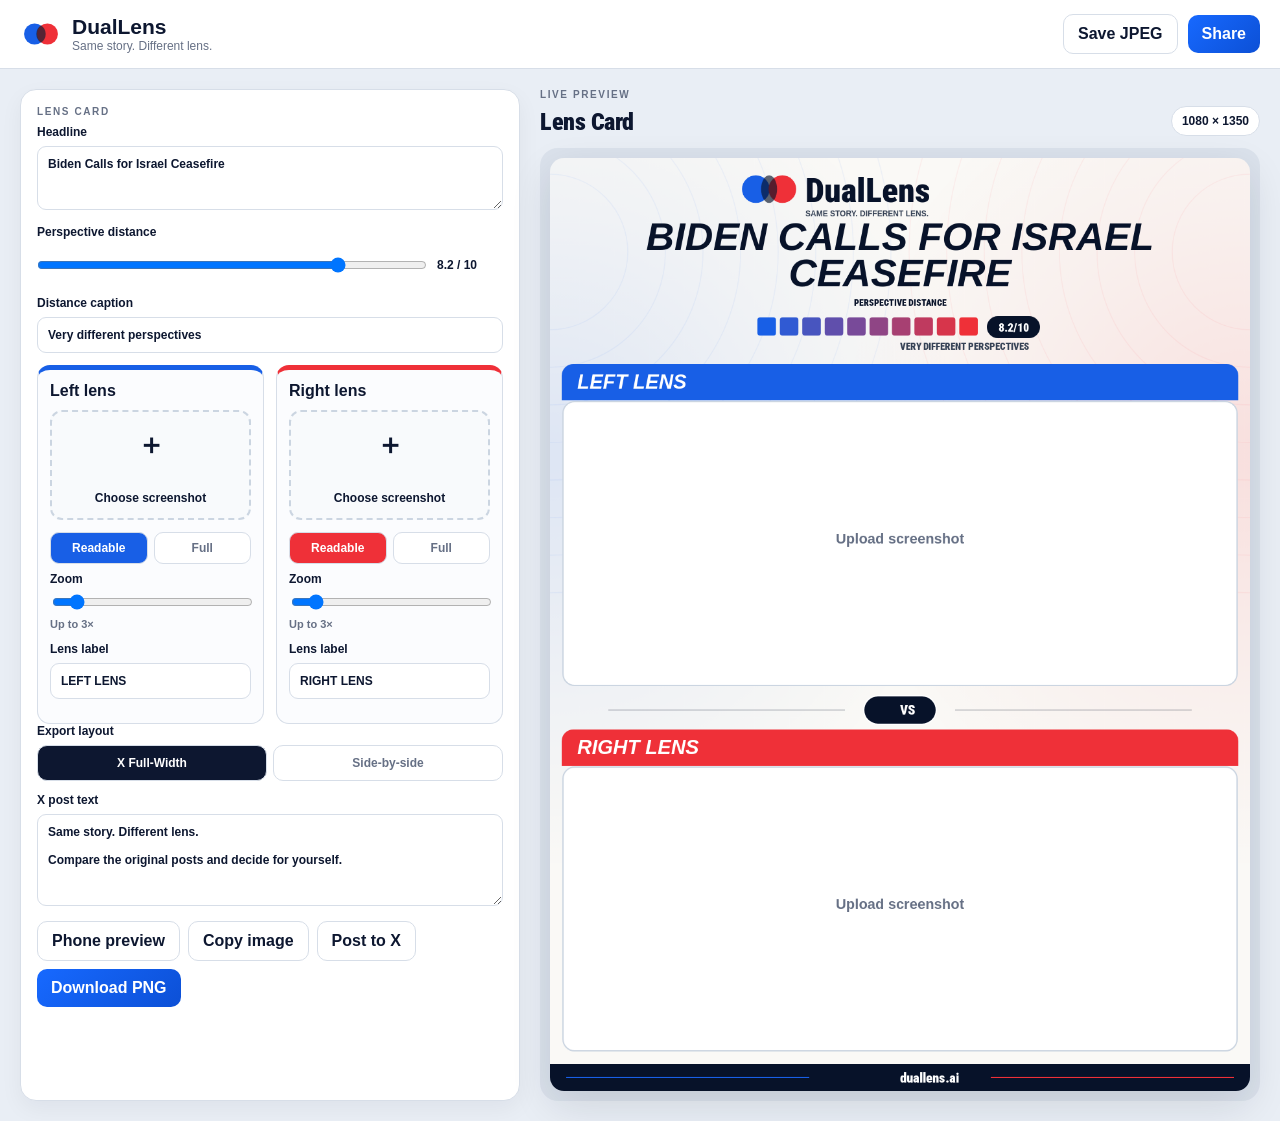
<file: index.html>
<!doctype html>
<html lang="en">
<head>
  <meta charset="utf-8">
  <meta name="viewport" content="width=device-width, initial-scale=1">
  <title>DualLens Studio 6.0</title>
  <link rel="stylesheet" href="duallens-v6.css?v=600">
</head>
<body>
<header class="topbar">
  <div class="brand-lockup">
    <svg class="logo-icon" viewBox="0 0 72 44" aria-hidden="true">
      <circle cx="25" cy="22" r="18" fill="#185fe6"/>
      <circle cx="47" cy="22" r="18" fill="#ef3038"/>
      <path d="M36 7a18 18 0 0 1 0 30a18 18 0 0 1 0-30Z" fill="#172033" opacity=".72"/>
    </svg>
    <div><div class="brand-name">DualLens</div><div class="tagline">Same story. Different lens.</div></div>
  </div>
  <div class="top-actions">
    <button id="saveJpegBtn" class="secondary">Save JPEG</button>
    <button id="shareBtn" class="primary">Share</button>
  </div>
</header>

<main class="app">
  <section class="controls panel">
    <p class="eyebrow">LENS CARD</p>
    <label>Headline<textarea id="headline" rows="3" maxlength="110">Biden Calls for Israel Ceasefire</textarea></label>

    <label>Perspective distance
      <div class="distance-control">
        <input id="distanceScore" type="range" min="1" max="10" step="0.1" value="8.2">
        <output id="distanceOutput">8.2 / 10</output>
      </div>
    </label>

    <label>Distance caption<input id="distanceCaption" value="Very different perspectives" maxlength="42"></label>



    <div class="upload-grid">
      <div class="upload-side left-side">
        <div class="side-title">Left lens</div>
        <label class="upload-card" for="leftImageInput"><span class="upload-icon">＋</span><span>Choose screenshot</span><input id="leftImageInput" type="file" accept="image/*"></label>
        <div class="image-mode-row" role="group" aria-label="Left image mode">
          <button id="leftReadableBtn" class="image-mode-btn active" type="button">Readable</button>
          <button id="leftFullBtn" class="image-mode-btn" type="button">Full</button>
        </div>
        <label class="zoom-label">Zoom
          <input id="leftZoom" type="range" min="1" max="3" step="0.02" value="1.18">
        </label>

        <label>Lens label<input id="leftLabel" value="LEFT LENS" maxlength="24"></label>
      </div>

      <div class="upload-side right-side">
        <div class="side-title">Right lens</div>
        <label class="upload-card" for="rightImageInput"><span class="upload-icon">＋</span><span>Choose screenshot</span><input id="rightImageInput" type="file" accept="image/*"></label>
        <div class="image-mode-row" role="group" aria-label="Right image mode">
          <button id="rightReadableBtn" class="image-mode-btn active" type="button">Readable</button>
          <button id="rightFullBtn" class="image-mode-btn" type="button">Full</button>
        </div>
        <label class="zoom-label">Zoom
          <input id="rightZoom" type="range" min="1" max="3" step="0.02" value="1.18">
        </label>

        <label>Lens label<input id="rightLabel" value="RIGHT LENS" maxlength="24"></label>
      </div>
    </div>

    
    <label>Export layout
      <div class="layout-switch" role="group" aria-label="Export layout">
        <button id="stackedLayoutBtn" class="layout-btn active" type="button">X Full-Width</button>
        <button id="sideLayoutBtn" class="layout-btn" type="button">Side-by-side</button>
      </div>
    </label>
<label>X post text<textarea id="postCopy" rows="5">Same story. Different lens.

Compare the original posts and decide for yourself.</textarea></label>

    <div class="action-row">
      <button id="previewBtn" class="secondary">Phone preview</button>
      <button id="copyImageBtn" class="secondary">Copy image</button>
      <button id="openXBtn" class="secondary">Post to X</button>
      <button id="downloadBtn" class="primary">Download PNG</button>
    </div>
    <p id="message" class="message"></p>
  </section>

  <section class="preview-wrap">
    <div class="preview-header"><div><p class="eyebrow">LIVE PREVIEW</p><h2>Lens Card</h2></div><span class="pill">1080 × 1350</span></div>
    <div class="canvas-shell"><canvas id="liveCanvas" width="1080" height="1350"></canvas></div>
  </section>
</main>

<dialog id="previewDialog">
  <div class="dialog-head"><h2>Phone preview</h2><button id="closePreviewBtn" class="secondary">Close</button></div>
  <div class="phone"><div class="post"><div class="avatar">D</div><div class="post-body"><div class="post-meta"><strong>DualLens</strong> <span>@DualLens · now</span></div><div id="phoneCopy" class="phone-copy"></div><img id="phoneImage" alt="DualLens preview"></div></div></div>
</dialog>

<script src="duallens-v6.js?v=600"></script>
</body>
</html>
</file>
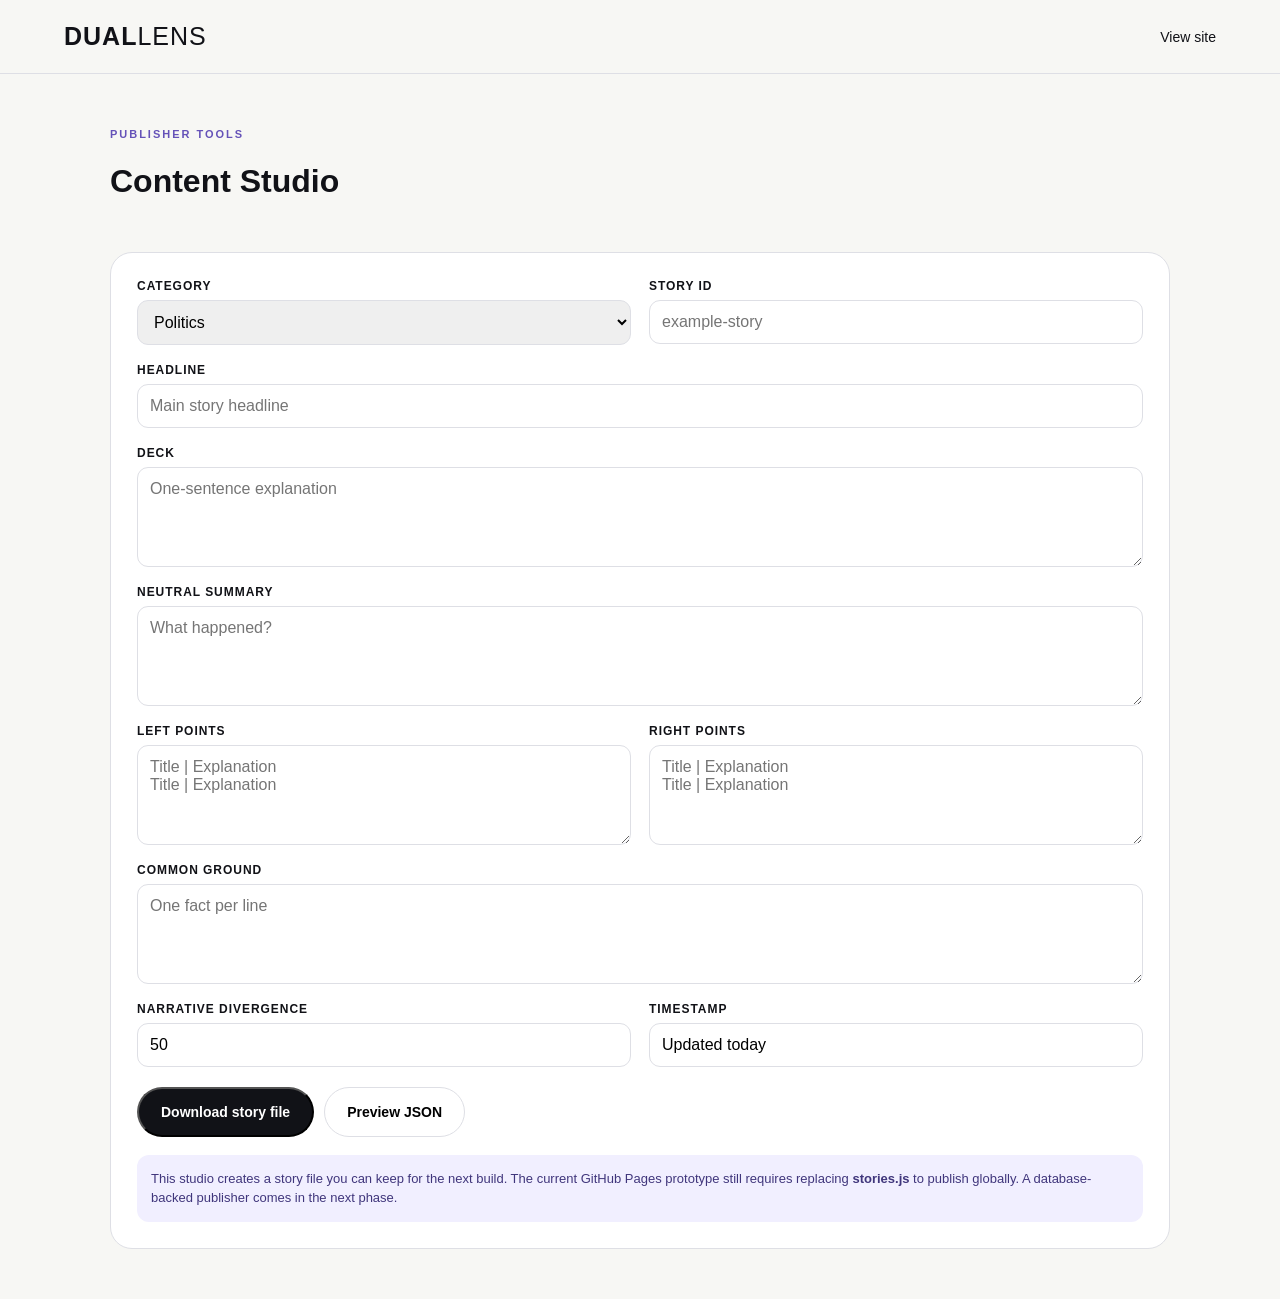
<file: admin.html>
<!DOCTYPE html>
<html lang="en">
<head>
<meta charset="UTF-8"><meta name="viewport" content="width=device-width,initial-scale=1">
<title>DualLens Content Studio</title>
<link rel="stylesheet" href="styles.css">
<style>
.admin-shell{max-width:1100px;margin:50px auto;padding:0 20px}.admin-top{display:flex;justify-content:space-between;align-items:center;margin-bottom:30px}.admin-card{background:white;border:1px solid var(--line);border-radius:22px;padding:26px}.admin-grid{display:grid;grid-template-columns:1fr 1fr;gap:18px}.field{display:flex;flex-direction:column;gap:7px}.field.full{grid-column:1/-1}.field label{font-size:12px;font-weight:800;text-transform:uppercase;letter-spacing:.08em}.field input,.field textarea,.field select{border:1px solid var(--line);border-radius:11px;padding:12px;font:inherit}.field textarea{min-height:100px;resize:vertical}.admin-actions{display:flex;gap:10px;margin-top:20px;flex-wrap:wrap}.notice{margin-top:18px;padding:14px;border-radius:12px;background:var(--shared-soft);color:#40367c;font-size:13px;line-height:1.5}@media(max-width:700px){.admin-grid{grid-template-columns:1fr}.field.full{grid-column:auto}}
</style>
</head>
<body>
<header class="site-header"><a class="brand" href="index.html"><span>DUAL</span>LENS</a><nav><a href="index.html">View site</a></nav></header>
<main class="admin-shell">
  <div class="admin-top"><div><span class="eyebrow">Publisher tools</span><h1>Content Studio</h1></div></div>
  <section class="admin-card">
    <div class="admin-grid">
      <div class="field"><label>Category</label><select id="category"><option>Politics</option><option>Economy</option><option>Technology</option><option>World</option><option>Culture</option></select></div>
      <div class="field"><label>Story ID</label><input id="storyId" placeholder="example-story"></div>
      <div class="field full"><label>Headline</label><input id="headline" placeholder="Main story headline"></div>
      <div class="field full"><label>Deck</label><textarea id="dek" placeholder="One-sentence explanation"></textarea></div>
      <div class="field full"><label>Neutral summary</label><textarea id="summary" placeholder="What happened?"></textarea></div>
      <div class="field"><label>Left points</label><textarea id="left" placeholder="Title | Explanation&#10;Title | Explanation"></textarea></div>
      <div class="field"><label>Right points</label><textarea id="right" placeholder="Title | Explanation&#10;Title | Explanation"></textarea></div>
      <div class="field full"><label>Common ground</label><textarea id="common" placeholder="One fact per line"></textarea></div>
      <div class="field"><label>Narrative divergence</label><input id="divergence" type="number" min="0" max="100" value="50"></div>
      <div class="field"><label>Timestamp</label><input id="timestamp" value="Updated today"></div>
    </div>
    <div class="admin-actions">
      <button class="button primary" id="downloadStory">Download story file</button>
      <button class="button ghost" id="previewJson">Preview JSON</button>
    </div>
    <div class="notice">This studio creates a story file you can keep for the next build. The current GitHub Pages prototype still requires replacing <strong>stories.js</strong> to publish globally. A database-backed publisher comes in the next phase.</div>
    <pre id="output" style="white-space:pre-wrap;display:none;margin-top:20px;background:#15161b;color:white;padding:18px;border-radius:14px;overflow:auto"></pre>
  </section>
</main>
<script src="admin.js"></script>
</body>
</html>
</file>
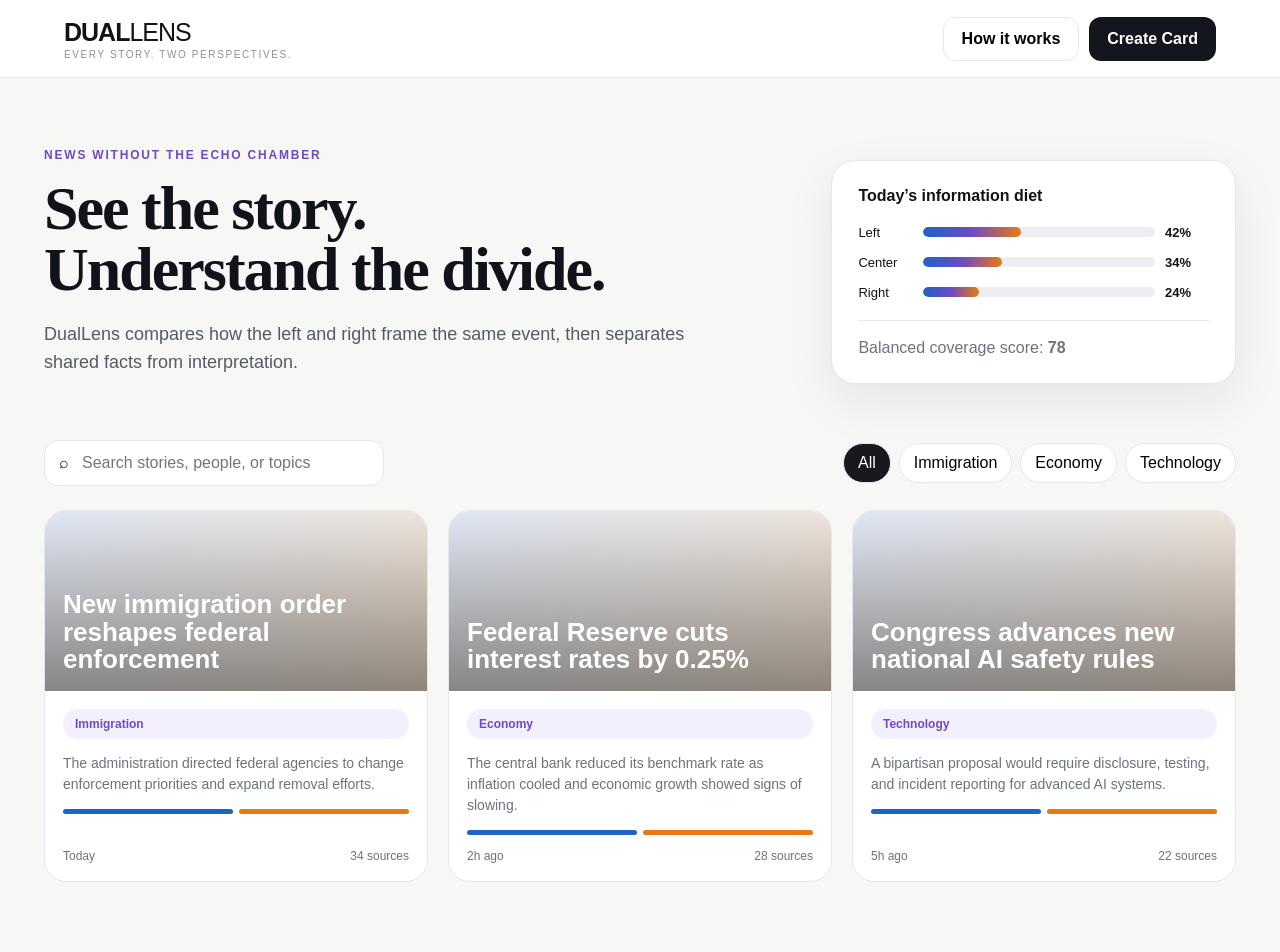
<file: DualLens.html>
<!DOCTYPE html>
<html lang="en">
<head>
  <meta charset="UTF-8" />
  <meta name="viewport" content="width=device-width, initial-scale=1.0" />
  <title>DualLens — Every Story. Two Perspectives.</title>
<style>
:root{--ink:#11131a;--muted:#6d7280;--line:#e5e7eb;--blue:#1f63c6;--blue-soft:#eef5ff;--orange:#e87916;--orange-soft:#fff4e8;--purple:#6c4bc3;--purple-soft:#f3efff;--bg:#f7f7f5;--white:#fff}
*{box-sizing:border-box}body{margin:0;font-family:Inter,Arial,sans-serif;color:var(--ink);background:var(--bg)}button,input,textarea{font:inherit}.topbar{height:78px;display:flex;justify-content:space-between;align-items:center;padding:0 5vw;border-bottom:1px solid var(--line);background:rgba(255,255,255,.94);position:sticky;top:0;z-index:20;backdrop-filter:blur(12px)}.brand{font-size:25px;font-weight:800;letter-spacing:-1px}.brand span{font-weight:400}.tagline{font-size:10px;color:#8b8f98;letter-spacing:1.6px;margin-top:2px}.top-actions{display:flex;gap:10px}.primary,.ghost{border:0;border-radius:12px;padding:12px 18px;cursor:pointer;font-weight:700}.primary{background:#14161d;color:white}.ghost{background:white;border:1px solid var(--line)}main{max-width:1240px;margin:auto;padding:0 24px 70px}.hero{display:grid;grid-template-columns:1.3fr .7fr;gap:36px;padding:70px 0 45px;align-items:center}.eyebrow{font-size:12px;font-weight:800;letter-spacing:1.8px;color:var(--purple);margin-bottom:16px}.hero h1{font-family:Georgia,'Times New Roman',serif;font-size:62px;line-height:.98;margin:0 0 20px;letter-spacing:-2px}.hero p{font-size:18px;line-height:1.6;max-width:690px;color:#555b66}.hero-card{background:white;border:1px solid var(--line);border-radius:24px;padding:26px;box-shadow:0 18px 50px rgba(20,22,29,.08)}.hero-card-title{font-weight:800;margin-bottom:20px}.diet-row{display:grid;grid-template-columns:55px 1fr 44px;gap:10px;align-items:center;margin:15px 0;font-size:13px}.bar{height:10px;border-radius:20px;background:#eceef2;overflow:hidden}.bar i{display:block;height:100%;border-radius:20px;background:linear-gradient(90deg,var(--blue),var(--purple),var(--orange))}.diet-note{margin-top:20px;border-top:1px solid var(--line);padding-top:18px;color:var(--muted)}.toolbar{display:flex;justify-content:space-between;gap:16px;align-items:center;margin-bottom:24px}.search-wrap{background:white;border:1px solid var(--line);border-radius:14px;padding:0 14px;display:flex;align-items:center;min-width:340px}.search-wrap input{border:0;outline:0;padding:13px;width:100%;background:transparent}.filters{display:flex;gap:8px;flex-wrap:wrap}.filter{padding:10px 14px;border:1px solid var(--line);background:white;border-radius:999px;cursor:pointer}.filter.active{background:#17191f;color:white}.story-grid{display:grid;grid-template-columns:repeat(3,1fr);gap:20px}.story-card{background:white;border:1px solid var(--line);border-radius:22px;overflow:hidden;cursor:pointer;transition:.2s;display:flex;flex-direction:column}.story-card:hover{transform:translateY(-4px);box-shadow:0 18px 40px rgba(16,20,28,.09)}.story-image{height:180px;background:linear-gradient(135deg,#dfe7f4,#f5e4d2);position:relative;padding:18px;display:flex;align-items:flex-end}.story-image:after{content:"";position:absolute;inset:0;background:linear-gradient(transparent,rgba(0,0,0,.42))}.story-image h3{position:relative;z-index:2;color:white;font-size:26px;line-height:1.05;margin:0}.story-body{padding:18px;display:flex;flex-direction:column;gap:14px;flex:1}.story-body p{color:var(--muted);line-height:1.5;margin:0;font-size:14px}.story-footer{display:flex;justify-content:space-between;font-size:12px;color:var(--muted);margin-top:auto}.lens-bars{display:grid;grid-template-columns:1fr 1fr;gap:6px}.lens-bars i{height:5px;border-radius:9px}.lens-bars i:first-child{background:var(--blue)}.lens-bars i:last-child{background:var(--orange)}.hidden{display:none!important}.detail{padding-top:26px}.back{border:0;background:transparent;font-weight:700;cursor:pointer;padding:10px 0}.story-header{text-align:center;max-width:900px;margin:25px auto 38px}.topic-pill{display:inline-block;border-radius:999px;background:var(--purple-soft);color:var(--purple);font-weight:800;font-size:12px;padding:8px 12px}.story-header h2{font-family:Georgia,'Times New Roman',serif;font-size:48px;line-height:1.05;margin:18px 0}.story-header p{font-size:18px;color:var(--muted);line-height:1.6}.meta{display:flex;justify-content:center;gap:10px;font-size:13px;color:#8a8f99}.comparison-grid{display:grid;grid-template-columns:1fr .62fr 1fr;gap:16px;align-items:stretch}.perspective,.common-panel{border-radius:24px;padding:24px;background:white;border:1px solid var(--line)}.left-panel{border-top:5px solid var(--blue);background:linear-gradient(180deg,var(--blue-soft),white 30%)}.right-panel{border-top:5px solid var(--orange);background:linear-gradient(180deg,var(--orange-soft),white 30%)}.common-panel{border-top:5px solid var(--purple);display:flex;flex-direction:column}.panel-head{font-weight:800;font-size:13px;letter-spacing:.4px;display:flex;gap:8px;align-items:center}.dot{width:10px;height:10px;border-radius:50%}.blue{background:var(--blue)}.orange{background:var(--orange)}.purple{background:var(--purple)}.source-line{font-size:12px;color:var(--muted);margin:10px 0 20px}.point{margin:18px 0}.point h4{margin:0 0 7px;font-size:15px}.point p{margin:0;color:#5f6470;line-height:1.45;font-size:14px}.left-panel h4{color:var(--blue)}.right-panel h4{color:var(--orange)}.common-item{display:flex;gap:10px;padding:15px 0;border-bottom:1px dashed var(--line);font-size:14px;line-height:1.4}.check{width:22px;height:22px;border-radius:50%;background:var(--purple);color:white;display:inline-flex;align-items:center;justify-content:center;flex:0 0 auto}.quote{margin-top:auto;background:var(--purple-soft);border-radius:16px;padding:18px;text-align:center;line-height:1.5}.lower-grid{display:grid;grid-template-columns:1.2fr .8fr .8fr;gap:16px;margin-top:16px}.metric-card{background:white;border:1px solid var(--line);border-radius:22px;padding:22px}.metric-card h3{margin-top:0}.headline-row{padding:12px 0;border-bottom:1px solid var(--line)}.headline-row small{font-weight:800;color:var(--muted)}.headline-row p{margin:5px 0 0;line-height:1.35}.score-wrap{display:flex;align-items:center;gap:18px}.score-ring{width:92px;height:92px;border-radius:50%;display:grid;place-items:center;background:conic-gradient(var(--purple) 0deg, var(--purple) 216deg,#eceaf3 216deg);position:relative;flex:0 0 auto}.score-ring:before{content:"";position:absolute;width:68px;height:68px;background:white;border-radius:50%}.score-ring span{position:relative;font-weight:800;font-size:20px}.score-wrap p{font-size:13px;color:var(--muted);line-height:1.4}.share-card p{color:var(--muted);font-size:14px}.wide{width:100%}.modal{position:fixed;inset:0;background:rgba(14,16,22,.55);z-index:40;display:grid;place-items:center;padding:20px}.modal-card{width:min(760px,100%);max-height:90vh;overflow:auto;background:white;border-radius:24px;padding:28px;position:relative}.close{position:absolute;right:18px;top:14px;border:0;background:transparent;font-size:30px;cursor:pointer}.modal-card label{display:block;font-size:13px;font-weight:700;margin:16px 0}.modal-card input,.modal-card textarea{width:100%;margin-top:7px;border:1px solid var(--line);border-radius:12px;padding:12px;outline:0}.modal-card textarea{min-height:90px;resize:vertical}.form-grid{display:grid;grid-template-columns:1fr 1fr;gap:14px}@media(max-width:900px){.hero{grid-template-columns:1fr}.story-grid{grid-template-columns:1fr 1fr}.comparison-grid,.lower-grid{grid-template-columns:1fr}.toolbar{align-items:stretch;flex-direction:column}.search-wrap{min-width:0}.hero h1{font-size:48px}}@media(max-width:620px){.topbar{padding:0 16px}.tagline{display:none}.ghost{display:none}main{padding:0 14px 50px}.story-grid{grid-template-columns:1fr}.hero{padding-top:45px}.hero h1{font-size:40px}.story-header h2{font-size:36px}.form-grid{grid-template-columns:1fr}}

</style>
</head>
<body>
  <header class="topbar">
    <div class="brand-wrap">
      <div class="brand">DUAL<span>LENS</span></div>
      <div class="tagline">EVERY STORY. TWO PERSPECTIVES.</div>
    </div>
    <div class="top-actions">
      <button class="ghost" id="aboutBtn">How it works</button>
      <button class="primary" id="createBtn">Create Card</button>
    </div>
  </header>

  <main>
    <section class="hero">
      <div>
        <div class="eyebrow">NEWS WITHOUT THE ECHO CHAMBER</div>
        <h1>See the story.<br/>Understand the divide.</h1>
        <p>DualLens compares how the left and right frame the same event, then separates shared facts from interpretation.</p>
      </div>
      <div class="hero-card">
        <div class="hero-card-title">Today’s information diet</div>
        <div class="diet-row"><span>Left</span><div class="bar"><i style="width:42%"></i></div><b>42%</b></div>
        <div class="diet-row"><span>Center</span><div class="bar"><i style="width:34%"></i></div><b>34%</b></div>
        <div class="diet-row"><span>Right</span><div class="bar"><i style="width:24%"></i></div><b>24%</b></div>
        <div class="diet-note">Balanced coverage score: <strong>78</strong></div>
      </div>
    </section>

    <section class="toolbar">
      <div class="search-wrap">
        <span>⌕</span>
        <input id="searchInput" placeholder="Search stories, people, or topics" />
      </div>
      <div class="filters" id="filters"></div>
    </section>

    <section class="story-grid" id="storyGrid"></section>

    <section class="detail hidden" id="detailView">
      <button class="back" id="backBtn">← Back to stories</button>
      <div class="story-header">
        <div class="topic-pill" id="detailTopic"></div>
        <h2 id="detailTitle"></h2>
        <p id="detailSummary"></p>
        <div class="meta"><span id="detailDate"></span><span>•</span><span id="detailSources"></span></div>
      </div>

      <div class="comparison-grid">
        <article class="perspective left-panel">
          <div class="panel-head"><span class="dot blue"></span>LEFT PERSPECTIVE</div>
          <div class="source-line" id="leftSources"></div>
          <div class="perspective-points" id="leftPoints"></div>
        </article>

        <article class="common-panel">
          <div class="panel-head"><span class="dot purple"></span>COMMON GROUND</div>
          <div class="common-list" id="commonPoints"></div>
          <div class="quote">Different perspectives.<br/>Same facts.<br/><strong>Better understanding.</strong></div>
        </article>

        <article class="perspective right-panel">
          <div class="panel-head"><span class="dot orange"></span>RIGHT PERSPECTIVE</div>
          <div class="source-line" id="rightSources"></div>
          <div class="perspective-points" id="rightPoints"></div>
        </article>
      </div>

      <div class="lower-grid">
        <article class="metric-card">
          <h3>Headline comparison</h3>
          <div id="headlines"></div>
        </article>
        <article class="metric-card">
          <h3>Perspective score</h3>
          <div class="score-wrap">
            <div class="score-ring" id="scoreRing"><span id="scoreNumber"></span></div>
            <div><b>Narrative divergence</b><p>Higher means the outlets frame the same story more differently.</p></div>
          </div>
        </article>
        <article class="metric-card share-card">
          <h3>Share this story</h3>
          <p>Generate a clean DualLens card designed for X.</p>
          <button class="primary wide" id="downloadCardBtn">Download Perspective Card</button>
        </article>
      </div>
    </section>
  </main>

  <div class="modal hidden" id="modal">
    <div class="modal-card">
      <button class="close" id="closeModal">×</button>
      <h2>Create a DualLens Card</h2>
      <p>Add the facts and both interpretations. DualLens will format them into a shareable story card.</p>
      <label>Story title<input id="cardTitle" value="Federal Reserve cuts interest rates by 0.25%" /></label>
      <label>What happened<textarea id="cardSummary">The Federal Reserve lowered its benchmark interest rate by a quarter point.</textarea></label>
      <div class="form-grid">
        <label>Left perspective<textarea id="cardLeft">Supports growth and reduces pressure on workers and borrowers.</textarea></label>
        <label>Right perspective<textarea id="cardRight">Could reignite inflation and avoid needed fiscal discipline.</textarea></label>
      </div>
      <label>Common ground<textarea id="cardCommon">Rates were lowered by 0.25%. Markets reacted immediately. Future cuts remain uncertain.</textarea></label>
      <button class="primary wide" id="customDownloadBtn">Create & Download Card</button>
    </div>
  </div>

  <script>
const stories = [
  {
    id:1, topic:'Immigration', title:'New immigration order reshapes federal enforcement', summary:'The administration directed federal agencies to change enforcement priorities and expand removal efforts.', date:'Today', sources:34, divergence:60,
    leftSources:'CNN, MSNBC, NYT, Vox, The Atlantic', rightSources:'Fox News, Daily Wire, National Review, Washington Examiner',
    left:[['Humanitarian concerns','Critics focus on family separation, vulnerable communities, and the human impact of rapid enforcement.'],['Civil liberties at risk','Opponents argue that expanded federal power could reduce due-process protections.'],['Implementation questions','Coverage highlights uncertainty about how broadly the order will be applied.'],['Likely court challenges','Legal experts expect lawsuits over executive authority and enforcement methods.']],
    right:[['Stronger border enforcement','Supporters view the order as a direct response to illegal immigration and border-security concerns.'],['Campaign promise fulfilled','Coverage emphasizes that the administration is delivering on a central election pledge.'],['Public safety emphasized','Supporters argue the policy gives law enforcement stronger tools.'],['Federal authority reinforced','The president is portrayed as using legitimate executive power to direct federal agencies.']],
    common:['The order was signed.','Federal enforcement priorities changed.','Implementation will involve multiple agencies.','Legal challenges are likely.'],
    headlines:[['CNN','Immigration order sparks civil-rights concerns'],['Reuters','Administration signs broad immigration executive order'],['Fox News','President fulfills border-security promise']]
  },
  {
    id:2, topic:'Economy', title:'Federal Reserve cuts interest rates by 0.25%', summary:'The central bank reduced its benchmark rate as inflation cooled and economic growth showed signs of slowing.', date:'2h ago', sources:28, divergence:47,
    leftSources:'NYT, CNN, Vox, MSNBC', rightSources:'WSJ Opinion, Fox Business, National Review',
    left:[['Relief for borrowers','Lower rates may reduce pressure on households, small businesses, and the housing market.'],['Protecting employment','Supporters say the cut can help prevent a sharper slowdown in hiring.'],['Inflation is easing','Coverage points to improving inflation data as justification for action.']],
    right:[['Inflation risk remains','Critics argue the Fed may be moving before price pressures are fully controlled.'],['Fiscal discipline missing','Some coverage says monetary policy is compensating for excessive government spending.'],['Asset prices may rise','Lower rates could inflate stocks and housing before wages fully catch up.']],
    common:['Rates were cut by 0.25%.','Markets reacted immediately.','Inflation has eased from its recent peak.','Future rate cuts are uncertain.'],
    headlines:[['MSNBC','Rate cut offers relief to working families'],['AP','Federal Reserve lowers benchmark rate'],['Fox Business','Fed cut raises new inflation questions']]
  },
  {
    id:3, topic:'Technology', title:'Congress advances new national AI safety rules', summary:'A bipartisan proposal would require disclosure, testing, and incident reporting for advanced AI systems.', date:'5h ago', sources:22, divergence:39,
    leftSources:'The Verge, Wired, NYT, CNN', rightSources:'National Review, Fox, Washington Examiner',
    left:[['Consumer protection','Supporters emphasize safeguards against discrimination, misinformation, and unsafe automation.'],['Transparency required','Developers would disclose testing methods and major risks.'],['Workers need protection','Coverage highlights potential labor disruption and the need for transition support.']],
    right:[['Innovation may slow','Critics warn that heavy regulation could push development overseas.'],['Government overreach','Some argue agencies may gain too much control over private technology.'],['Small firms disadvantaged','Compliance costs may favor the largest technology companies.']],
    common:['The bill creates new AI reporting requirements.','Advanced systems would face testing rules.','Both parties support some form of oversight.','The final enforcement structure is unresolved.'],
    headlines:[['The Verge','AI safety bill moves forward with new guardrails'],['Reuters','Lawmakers advance bipartisan AI regulation'],['Washington Examiner','AI rules risk handing advantage to Big Tech']]
  }
];

const categories=['All','Immigration','Economy','Technology'];
let active='All'; let selected=null;
const grid=document.getElementById('storyGrid');
const filters=document.getElementById('filters');
const detail=document.getElementById('detailView');
const toolbar=document.querySelector('.toolbar');
const hero=document.querySelector('.hero');

function renderFilters(){filters.innerHTML=categories.map(c=>`<button class="filter ${active===c?'active':''}" data-cat="${c}">${c}</button>`).join('');filters.querySelectorAll('button').forEach(b=>b.onclick=()=>{active=b.dataset.cat;renderFilters();renderStories();});}
function renderStories(){const q=document.getElementById('searchInput').value.toLowerCase();const list=stories.filter(s=>(active==='All'||s.topic===active)&&(s.title.toLowerCase().includes(q)||s.summary.toLowerCase().includes(q)));grid.innerHTML=list.map(s=>`<article class="story-card" data-id="${s.id}"><div class="story-image"><h3>${s.title}</h3></div><div class="story-body"><div class="topic-pill">${s.topic}</div><p>${s.summary}</p><div class="lens-bars"><i></i><i></i></div><div class="story-footer"><span>${s.date}</span><span>${s.sources} sources</span></div></div></article>`).join('');grid.querySelectorAll('.story-card').forEach(c=>c.onclick=()=>openStory(+c.dataset.id));}
function pointsHTML(arr){return arr.map(([h,p])=>`<div class="point"><h4>${h}</h4><p>${p}</p></div>`).join('')}
function openStory(id){selected=stories.find(s=>s.id===id);grid.classList.add('hidden');toolbar.classList.add('hidden');hero.classList.add('hidden');detail.classList.remove('hidden');document.getElementById('detailTopic').textContent=selected.topic;document.getElementById('detailTitle').textContent=selected.title;document.getElementById('detailSummary').textContent=selected.summary;document.getElementById('detailDate').textContent=selected.date;document.getElementById('detailSources').textContent=`${selected.sources} sources analyzed`;document.getElementById('leftSources').textContent=`Sources: ${selected.leftSources}`;document.getElementById('rightSources').textContent=`Sources: ${selected.rightSources}`;document.getElementById('leftPoints').innerHTML=pointsHTML(selected.left);document.getElementById('rightPoints').innerHTML=pointsHTML(selected.right);document.getElementById('commonPoints').innerHTML=selected.common.map(x=>`<div class="common-item"><span class="check">✓</span><span>${x}</span></div>`).join('');document.getElementById('headlines').innerHTML=selected.headlines.map(([src,h])=>`<div class="headline-row"><small>${src}</small><p>${h}</p></div>`).join('');document.getElementById('scoreNumber').textContent=`${selected.divergence}%`;document.getElementById('scoreRing').style.background=`conic-gradient(var(--purple) 0deg, var(--purple) ${selected.divergence*3.6}deg,#eceaf3 ${selected.divergence*3.6}deg)`;window.scrollTo({top:0,behavior:'smooth'});}
function closeStory(){detail.classList.add('hidden');grid.classList.remove('hidden');toolbar.classList.remove('hidden');hero.classList.remove('hidden');window.scrollTo({top:0,behavior:'smooth'});}

document.getElementById('backBtn').onclick=closeStory;document.getElementById('searchInput').oninput=renderStories;
const modal=document.getElementById('modal');document.getElementById('createBtn').onclick=()=>modal.classList.remove('hidden');document.getElementById('closeModal').onclick=()=>modal.classList.add('hidden');document.getElementById('aboutBtn').onclick=()=>alert('DualLens separates verified facts from competing interpretations, then shows both sides in a consistent format.');

function wrap(text,max){const words=text.split(' ');const lines=[];let line='';for(const w of words){if((line+' '+w).trim().length>max){lines.push(line.trim());line=w}else line+=' '+w}if(line.trim())lines.push(line.trim());return lines}
function esc(s){return s.replace(/[&<>\"]/g,c=>({'&':'&amp;','<':'&lt;','>':'&gt;','"':'&quot;'}[c]))}
function textBlock(lines,x,y,size,weight,color,lineH,anchor='start'){return lines.map((l,i)=>`<text x="${x}" y="${y+i*lineH}" font-family="Arial, sans-serif" font-size="${size}" font-weight="${weight}" fill="${color}" text-anchor="${anchor}">${esc(l)}</text>`).join('')}
function downloadSVG({title,summary,left,right,common}){const titleLines=wrap(title,35).slice(0,3);const summaryLines=wrap(summary,58).slice(0,3);const leftLines=wrap(left,32).slice(0,5);const rightLines=wrap(right,32).slice(0,5);const commonLines=common.split('.').map(s=>s.trim()).filter(Boolean).slice(0,4);const svg=`<svg xmlns="http://www.w3.org/2000/svg" width="1080" height="1350" viewBox="0 0 1080 1350"><rect width="1080" height="1350" fill="#f8f8f6"/><rect x="28" y="28" width="1024" height="1294" rx="34" fill="#fff" stroke="#dfe2e8"/><text x="540" y="86" font-family="Arial" font-size="42" font-weight="800" text-anchor="middle" fill="#11131a">DUAL<tspan font-weight="400">LENS</tspan></text><text x="540" y="119" font-family="Arial" font-size="15" letter-spacing="3" text-anchor="middle" fill="#7b7f88">EVERY STORY. TWO PERSPECTIVES.</text>${textBlock(titleLines,540,190,54,800,'#11131a',60,'middle')}${textBlock(summaryLines,540,390,22,400,'#626772',31,'middle')}<rect x="60" y="500" width="445" height="455" rx="24" fill="#eef5ff" stroke="#1f63c6" stroke-width="3"/><rect x="575" y="500" width="445" height="455" rx="24" fill="#fff4e8" stroke="#e87916" stroke-width="3"/><text x="92" y="550" font-family="Arial" font-size="22" font-weight="800" fill="#1f63c6">LEFT PERSPECTIVE</text><text x="607" y="550" font-family="Arial" font-size="22" font-weight="800" fill="#e87916">RIGHT PERSPECTIVE</text>${leftLines.map((l,i)=>`<text x="92" y="620" dy="${i*45}" font-family="Arial" font-size="24" fill="#21304a">${i===0?'• ':''}${esc(l)}</text>`).join('')}${rightLines.map((l,i)=>`<text x="607" y="620" dy="${i*45}" font-family="Arial" font-size="24" fill="#4a2d14">${i===0?'• ':''}${esc(l)}</text>`).join('')}<rect x="160" y="1000" width="760" height="220" rx="24" fill="#f3efff" stroke="#6c4bc3" stroke-width="2"/><text x="540" y="1045" font-family="Arial" font-size="22" font-weight="800" text-anchor="middle" fill="#6c4bc3">COMMON GROUND</text>${commonLines.map((l,i)=>`<circle cx="230" cy="1095" r="11" fill="#6c4bc3"/><text x="230" y="1101" font-family="Arial" font-size="15" text-anchor="middle" fill="#fff">✓</text><text x="260" y="1103" font-family="Arial" font-size="22" fill="#282632">${esc(l)}</text>`).join('').replaceAll('cy="1095"','cy="1095"')}<text x="540" y="1280" font-family="Arial" font-size="18" font-weight="700" text-anchor="middle" fill="#11131a">SEE BOTH. UNDERSTAND MORE.</text></svg>`;
  // fix positions for common lines
  let fixed=svg; commonLines.forEach((_,i)=>{if(i>0){fixed=fixed.replace('cy="1095"',`cy="${1095+i*38}"`).replace('y="1101"',`y="${1101+i*38}"`).replace('y="1103"',`y="${1103+i*38}"`)}});
  const blob=new Blob([fixed],{type:'image/svg+xml'});const a=document.createElement('a');a.href=URL.createObjectURL(blob);a.download='duallens-perspective-card.svg';a.click();URL.revokeObjectURL(a.href)
}
document.getElementById('downloadCardBtn').onclick=()=>downloadSVG({title:selected.title,summary:selected.summary,left:selected.left[0][0]+'. '+selected.left[0][1],right:selected.right[0][0]+'. '+selected.right[0][1],common:selected.common.join('. ')});
document.getElementById('customDownloadBtn').onclick=()=>downloadSVG({title:document.getElementById('cardTitle').value,summary:document.getElementById('cardSummary').value,left:document.getElementById('cardLeft').value,right:document.getElementById('cardRight').value,common:document.getElementById('cardCommon').value});
renderFilters();renderStories();

</script>
</body>
</html>
</file>
<file: duallens-v6.css>
@import url('https://fonts.googleapis.com/css2?family=Roboto+Condensed:wght@700;800;900&display=swap');
*{box-sizing:border-box}:root{--blue:#185fe6;--red:#ef3038;--navy:#071229;--ink:#0d1730;--muted:#667085;--line:#d7dee8;--bg:#e9eef5}
body{margin:0;font-family:Inter,ui-sans-serif,-apple-system,BlinkMacSystemFont,"Segoe UI",Arial,sans-serif;background:var(--bg);color:var(--ink)}
.topbar{position:sticky;top:0;z-index:20;display:flex;justify-content:space-between;align-items:center;padding:14px 20px;background:#fff;border-bottom:1px solid var(--line)}
.brand-lockup,.top-actions{display:flex;align-items:center;gap:10px}.logo-icon{width:42px;height:28px}.brand-name{font-size:21px;font-weight:900}.tagline{font-size:12px;color:var(--muted)}
button,input,textarea{font:inherit}button{border-radius:10px;padding:10px 14px;font-weight:800;cursor:pointer}.primary{border:0;background:linear-gradient(135deg,#1769ff,#0c50d6);color:#fff}.secondary{background:#fff;border:1px solid var(--line);color:var(--ink)}
.app{display:grid;grid-template-columns:minmax(380px,500px) minmax(560px,1fr);gap:20px;max-width:1650px;margin:auto;padding:20px}.panel{background:#fff;border:1px solid var(--line);border-radius:16px;padding:16px;box-shadow:0 8px 22px rgba(15,23,42,.05)}
.eyebrow{font-size:10px;font-weight:900;letter-spacing:.16em;color:var(--muted);margin:0 0 8px}label{display:block;font-size:12px;font-weight:800;margin-bottom:12px}
input,textarea{width:100%;margin-top:7px;border:1px solid var(--line);border-radius:9px;padding:10px;background:#fff;color:var(--ink)}textarea{resize:vertical}
.distance-control{display:grid;grid-template-columns:1fr auto;align-items:center;gap:10px;margin-top:7px}.distance-control input{margin:0}.distance-control output{font-weight:900;min-width:66px}
.upload-grid{display:grid;grid-template-columns:1fr 1fr;gap:12px}.upload-side{border:1px solid var(--line);border-radius:13px;padding:12px;background:#fbfcfe}.left-side{border-top:5px solid var(--blue)}.right-side{border-top:5px solid var(--red)}
.side-title{font-weight:900;margin-bottom:10px}.upload-card{display:grid;place-items:center;min-height:110px;border:2px dashed #cbd5e1;border-radius:12px;background:#f8fafc;cursor:pointer;text-align:center}.upload-card input{display:none}.upload-icon{font-size:28px}
.action-row{display:flex;gap:8px;flex-wrap:wrap}.message{font-size:12px;color:var(--muted);min-height:18px}.preview-wrap{position:sticky;top:82px;align-self:start}.preview-header{display:flex;justify-content:space-between;align-items:flex-end;margin-bottom:12px}.preview-header h2{margin:0}.pill{padding:7px 10px;border:1px solid var(--line);border-radius:999px;background:#fff;font-size:12px;font-weight:800}
.canvas-shell{padding:14px;background:#d9e0ea;border-radius:18px}.canvas-shell canvas{display:block;width:100%;height:auto;border-radius:14px;box-shadow:0 14px 40px rgba(15,23,42,.12)}
.source-links{display:grid;grid-template-columns:1fr 1fr;gap:10px;margin-top:10px}.source-links a{display:block;text-align:center;padding:10px;border:1px solid var(--line);border-radius:10px;background:#fff;color:var(--ink);font-weight:800;text-decoration:none}
dialog{width:min(720px,92vw);border:0;border-radius:16px;padding:18px}dialog::backdrop{background:rgba(0,0,0,.55)}.dialog-head{display:flex;justify-content:space-between;align-items:center}.phone{width:min(420px,100%);margin:18px auto;border:10px solid var(--ink);border-radius:34px;padding:16px}.post{display:flex;gap:10px}.avatar{display:grid;place-items:center;width:38px;height:38px;border-radius:50%;background:var(--ink);color:#fff;font-weight:900}.post-body{flex:1;min-width:0}.post-meta{font-size:13px}.post-meta span{color:var(--muted)}.phone-copy{white-space:pre-wrap;font-size:14px;line-height:1.4;margin:7px 0 10px}.post-body img{width:100%;border:1px solid var(--line);border-radius:13px}
@media(max-width:900px){.app{grid-template-columns:1fr;padding:10px}.preview-wrap{order:-1;position:static}.upload-grid{grid-template-columns:1fr}.topbar{align-items:flex-start}.action-row button{flex:1}.top-actions button{padding:9px 11px;font-size:12px}}

.match-weight{
  display:grid;
  grid-template-columns:repeat(4,1fr);
  gap:0;
  margin-top:7px;
  border:1px solid var(--line);
  border-radius:10px;
  overflow:hidden;
}
.match-btn{
  border:0;
  border-radius:0;
  padding:9px 6px;
  background:#fff;
  color:var(--muted);
  border-right:1px solid var(--line);
}
.match-btn:last-child{border-right:0}
.match-btn.active{
  background:#ffd627;
  color:#111827;
}
.photo-save-dialog{
  width:min(720px,96vw);
}
.photo-save-dialog img{
  display:block;
  width:100%;
  height:auto;
  border-radius:14px;
}
.photo-save-note{
  margin:0 0 12px;
  font-size:14px;
  color:var(--muted);
}

.preview-header h2{font-family:"Roboto Condensed","Arial Narrow",Arial,sans-serif;font-weight:900;letter-spacing:-.02em;}

/* 4.4 — backsplash + header optical centering only */
.canvas-shell{
  background:#dbe2ec;
}

.image-mode-row{display:grid;grid-template-columns:1fr 1fr;gap:6px;margin:8px 0}
.image-mode-btn{border:1px solid var(--line);background:#fff;color:var(--muted);padding:8px 10px;border-radius:9px;font-size:12px}
.image-mode-btn.active{background:var(--ink);color:#fff}
.left-side .image-mode-btn.active{background:var(--blue)}
.right-side .image-mode-btn.active{background:var(--red)}
.zoom-label{margin-bottom:12px}
.zoom-label input[type="range"]{padding:0}

.layout-switch{display:grid;grid-template-columns:1fr 1fr;gap:6px;margin-top:7px}
.layout-btn{border:1px solid var(--line);background:#fff;color:var(--muted)}
.layout-btn.active{background:var(--ink);color:#fff}

/* 5.1 — X full-width export */
.layout-btn.active{
  font-weight:900;
}

/* 5.4 finishing touches */
.zoom-label::after{
  content:"Up to 3×";
  display:block;
  margin-top:4px;
  font-size:11px;
  font-weight:700;
  color:var(--muted);
}

/* 5.5 final layout polish */
.canvas-shell{
  padding:10px;
}
</file>
<file: styles.css>
:root{
  --ink:#111217;--muted:#666b78;--line:#dedfe5;--paper:#f7f7f4;--white:#fff;
  --left:#1459b8;--left-soft:#edf4ff;--right:#e56b0a;--right-soft:#fff2e8;
  --shared:#6552b8;--shared-soft:#f1efff;--shadow:0 24px 80px rgba(25,27,38,.12);
}
*{box-sizing:border-box}
html{scroll-behavior:smooth}
body{margin:0;background:var(--paper);color:var(--ink);font-family:Inter,Arial,sans-serif}
a{color:inherit;text-decoration:none}
button{font:inherit}
.site-header{height:74px;padding:0 5vw;display:flex;align-items:center;justify-content:space-between;border-bottom:1px solid var(--line);background:rgba(247,247,244,.94);backdrop-filter:blur(14px);position:sticky;top:0;z-index:20}
.brand{font-size:25px;letter-spacing:.04em;font-weight:300}.brand span{font-weight:800}
nav{display:flex;gap:30px;font-size:14px}nav a:hover{opacity:.55}
.menu-button{display:none;border:0;background:transparent;font-size:22px}
.hero{min-height:650px;padding:105px 7vw 70px;display:flex;flex-direction:column;align-items:center;text-align:center;background:radial-gradient(circle at 50% 10%,#fff 0,#f7f7f4 56%)}
.eyebrow{text-transform:uppercase;letter-spacing:.18em;font-size:11px;font-weight:800;color:var(--shared)}
.hero h1,.section-heading h2{font-family:Georgia,'Times New Roman',serif;font-weight:500;letter-spacing:-.045em}
.hero h1{font-size:clamp(56px,8.2vw,112px);line-height:.91;margin:24px 0}.hero h1 span{color:#646773}
.hero>p{max-width:700px;font-size:19px;line-height:1.6;color:var(--muted)}
.hero-actions{display:flex;gap:12px;margin-top:28px}.button{padding:15px 22px;border-radius:999px;font-weight:700;font-size:14px}.primary{background:var(--ink);color:white}.ghost{border:1px solid var(--line);background:white}
.hero-stats{display:flex;gap:65px;margin-top:74px}.hero-stats div{display:flex;flex-direction:column}.hero-stats strong{font-family:Georgia,serif;font-size:27px}.hero-stats span{font-size:11px;text-transform:uppercase;letter-spacing:.12em;color:var(--muted);margin-top:5px}
.ticker{display:flex;gap:32px;align-items:center;overflow:auto;white-space:nowrap;padding:17px 5vw;border-top:1px solid var(--line);border-bottom:1px solid var(--line);font-size:13px;background:white}.ticker span{font-weight:800;color:var(--right)}
.stories-section,.how-section{padding:90px 5vw}.section-heading{display:flex;align-items:end;justify-content:space-between;gap:30px;margin-bottom:42px}.section-heading h2{font-size:clamp(38px,5vw,68px);margin:10px 0 0}.filters{display:flex;gap:8px;flex-wrap:wrap}.filter{border:1px solid var(--line);background:white;padding:9px 15px;border-radius:999px;cursor:pointer}.filter.active{background:var(--ink);color:white;border-color:var(--ink)}
.story-grid{display:grid;grid-template-columns:repeat(3,1fr);gap:22px}.story-card{background:white;border:1px solid var(--line);border-radius:24px;padding:24px;min-height:405px;display:flex;flex-direction:column;transition:.2s;cursor:pointer}.story-card:hover{transform:translateY(-5px);box-shadow:var(--shadow)}.card-top{display:flex;justify-content:space-between;align-items:center}.category{font-size:11px;text-transform:uppercase;letter-spacing:.14em;font-weight:800}.time{font-size:12px;color:var(--muted)}.story-card h3{font-family:Georgia,serif;font-size:31px;line-height:1.04;letter-spacing:-.025em;margin:28px 0 13px}.story-card .dek{color:var(--muted);line-height:1.55;margin:0}.lens-preview{display:grid;grid-template-columns:1fr 1fr;gap:8px;margin-top:auto;padding-top:25px}.lens{border-radius:14px;padding:14px;font-size:12px;line-height:1.35}.lens.left{background:var(--left-soft);color:var(--left)}.lens.right{background:var(--right-soft);color:var(--right)}.divergence{margin-top:18px}.divergence-label{display:flex;justify-content:space-between;font-size:11px;color:var(--muted);margin-bottom:7px}.bar{height:6px;background:#ececf0;border-radius:5px;overflow:hidden}.bar i{display:block;height:100%;background:linear-gradient(90deg,var(--left),var(--shared),var(--right))}
.how-section{background:#15161b;color:white}.compact{margin-bottom:35px}.steps{display:grid;grid-template-columns:repeat(3,1fr);gap:1px;background:#34353c;border:1px solid #34353c}.steps article{background:#15161b;padding:38px}.steps span{color:#8c83db;font-weight:800}.steps h3{font-family:Georgia,serif;font-size:32px;margin:38px 0 12px}.steps p{color:#b5b6bd;line-height:1.65}
footer{padding:42px 5vw;display:flex;justify-content:space-between;align-items:center;border-top:1px solid var(--line);background:white}footer p{color:var(--muted);font-size:13px}
.story-modal{display:none;position:fixed;inset:0;z-index:50}.story-modal.open{display:block}.modal-backdrop{position:absolute;inset:0;background:rgba(10,11,15,.72);backdrop-filter:blur(8px)}.modal-panel{position:absolute;inset:3vh 3vw;background:var(--paper);border-radius:25px;overflow:auto;box-shadow:var(--shadow)}.close-button{position:sticky;top:20px;float:right;margin:20px 20px 0 0;border:0;background:white;border-radius:50%;width:42px;height:42px;font-size:27px;cursor:pointer;z-index:2}.detail{padding:58px 5vw}.detail-header{text-align:center;max-width:900px;margin:0 auto 38px}.detail-header h1{font-family:Georgia,serif;font-size:clamp(43px,6vw,80px);line-height:.98;letter-spacing:-.045em;margin:18px 0}.detail-header p{font-size:18px;color:var(--muted);line-height:1.55}.what-happened{max-width:850px;margin:30px auto;background:white;border:1px solid var(--line);border-radius:18px;padding:22px;text-align:center}.what-happened strong{display:block;color:var(--shared);font-size:11px;letter-spacing:.15em;text-transform:uppercase;margin-bottom:8px}.perspective-grid{display:grid;grid-template-columns:1fr .72fr 1fr;gap:18px;align-items:start}.perspective-column,.common-column{border-radius:22px;padding:24px}.perspective-column.left{background:var(--left-soft);border:1px solid #bfd3f3}.perspective-column.right{background:var(--right-soft);border:1px solid #f4c79f}.perspective-column h2,.common-column h2{font-size:14px;letter-spacing:.12em;text-transform:uppercase;margin:0 0 23px}.perspective-column.left h2{color:var(--left)}.perspective-column.right h2{color:var(--right)}.point{background:rgba(255,255,255,.75);border-radius:14px;padding:17px;margin-top:10px}.point h3{margin:0 0 6px;font-size:15px}.point p{margin:0;color:#555b68;font-size:13px;line-height:1.5}.common-column{background:var(--shared-soft);border:1px solid #d8d1fa}.common-column h2{color:var(--shared)}.fact{background:white;border-radius:13px;padding:14px;margin-top:10px;font-size:13px}.headlines{margin-top:22px;background:white;border:1px solid var(--line);border-radius:22px;padding:24px}.headlines h2{font-family:Georgia,serif;font-size:30px;margin-top:0}.headline-row{display:grid;grid-template-columns:130px 1fr;gap:18px;padding:16px 0;border-top:1px solid var(--line)}.headline-row strong{font-size:13px}.headline-row span{font-family:Georgia,serif;font-size:19px}
@media(max-width:900px){nav{display:none}.menu-button{display:block}.story-grid,.steps{grid-template-columns:1fr}.perspective-grid{grid-template-columns:1fr}.hero-stats{gap:25px}.section-heading{align-items:start;flex-direction:column}.modal-panel{inset:1vh 1vw}.detail{padding:50px 18px}.story-card{min-height:360px}}
@media(max-width:600px){.hero{padding-top:80px}.hero-actions{flex-direction:column;width:100%;max-width:330px}.hero-stats{width:100%;justify-content:space-between}.hero-stats strong{font-size:22px}.stories-section,.how-section{padding:70px 18px}.site-header{padding:0 18px}.lens-preview{grid-template-columns:1fr}.headline-row{grid-template-columns:1fr;gap:7px}footer{align-items:flex-start;gap:18px;flex-direction:column}}
</file>
